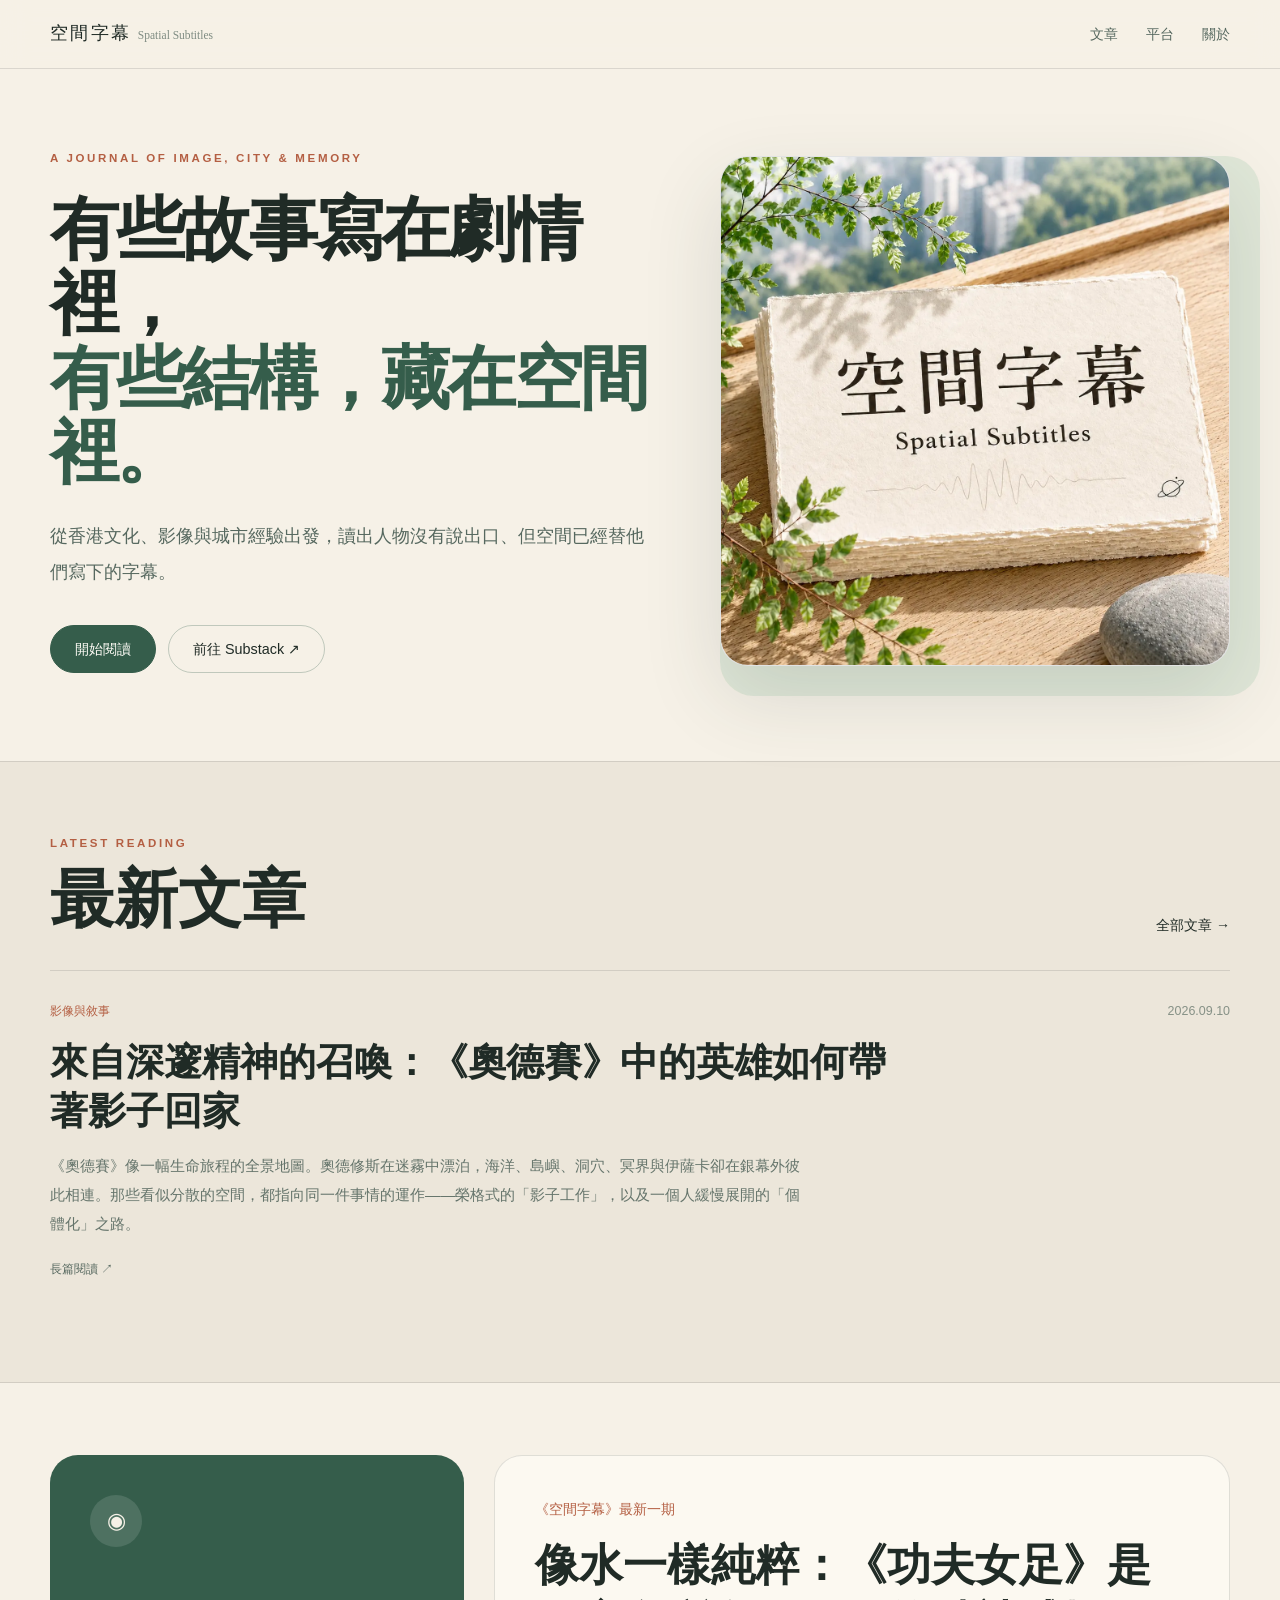
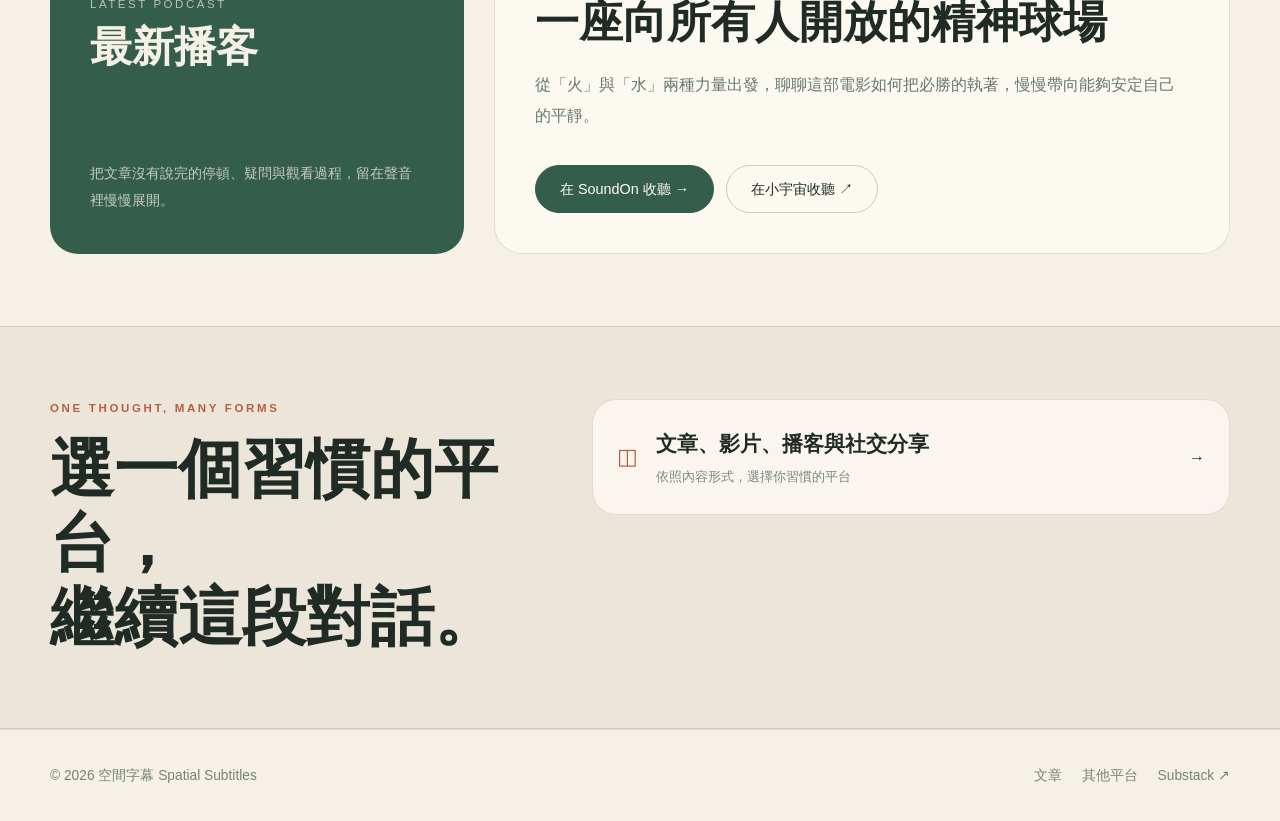
<file: index.html>
<!doctype html><html lang="zh-Hant"><head><meta charset="utf-8"><meta name="viewport" content="width=device-width,initial-scale=1"><title>空間字幕 Spatial Subtitles</title><meta name="description" content="從香港文化、影像與城市經驗出發，讀出空間裡沒有寫下的字幕。"><link rel="icon" href="favicon.svg" type="image/svg+xml"><link rel="stylesheet" href="styles.css"><link rel="canonical" href="https://spatialsubtitles.net/"></head><body><header class="site-header"><div class="wrap navbar"><a class="brand" href="">空間字幕 <small>Spatial Subtitles</small></a><nav class="nav" aria-label="主要導覽"><a href="articles/">文章</a><a href="platforms/">平台</a><a href="about/">關於</a></nav></div></header>
<main>
<section class="wrap hero"><div><p class="eyebrow">A JOURNAL OF IMAGE, CITY &amp; MEMORY</p><h1>有些故事寫在劇情裡，<br><span>有些結構，藏在空間裡。</span></h1><p class="lede">從香港文化、影像與城市經驗出發，讀出人物沒有說出口、但空間已經替他們寫下的字幕。</p><div class="actions"><a class="button primary" href="articles/">開始閱讀</a><a class="button" href="https://substack.com/@spatialsubtitles" target="_blank" rel="noopener noreferrer">前往 Substack ↗</a></div></div><div class="cover-frame"><img src="channel-cover.webp" width="1254" height="1254" alt="空間字幕 Spatial Subtitles 頻道圖：自然光下的手工紙、綠葉與香港城市遠景"></div></section>
<section class="band"><div class="wrap section"><div class="section-title"><div><p class="eyebrow">LATEST READING</p><h2>最新文章</h2></div><a class="more" href="articles/">全部文章 →</a></div><a class="article-card" href="articles/odyssey-shadow-home/"><div class="article-meta"><span>影像與敘事</span><time datetime="2026-09-10">2026.09.10</time></div><h3>來自深邃精神的召喚：《奧德賽》中的英雄如何帶著影子回家</h3><p>《奧德賽》像一幅生命旅程的全景地圖。奧德修斯在迷霧中漂泊，海洋、島嶼、洞穴、冥界與伊薩卡卻在銀幕外彼此相連。那些看似分散的空間，都指向同一件事情的運作——榮格式的「影子工作」，以及一個人緩慢展開的「個體化」之路。</p><div class="read-time">長篇閱讀 ↗</div></a></div></section>
<section class="wrap section"><div class="podcast-grid"><div class="podcast-label"><div><div class="icon-disc">◉</div><small>LATEST PODCAST</small><h2>最新播客</h2></div><p>把文章沒有說完的停頓、疑問與觀看過程，留在聲音裡慢慢展開。</p></div><div class="podcast-detail"><p class="kicker">《空間字幕》最新一期</p><h3>像水一樣純粹：《功夫女足》是一座向所有人開放的精神球場</h3><p>從「火」與「水」兩種力量出發，聊聊這部電影如何把必勝的執著，慢慢帶向能夠安定自己的平靜。</p><div class="actions"><a class="button primary" href="https://player.soundon.fm/p/375a9a03-9efe-47f9-947b-29d5a582baf4" target="_blank" rel="noopener noreferrer">在 SoundOn 收聽 →</a><a class="button" href="https://namecard.xiaoyuzhoufm.com/bghwg" target="_blank" rel="noopener noreferrer">在小宇宙收聽 ↗</a></div></div></div></section>
<section class="band"><div class="wrap section conversation"><div><p class="eyebrow">ONE THOUGHT, MANY FORMS</p><h2>選一個習慣的平台，<br>繼續這段對話。</h2></div><a class="platform-card" href="platforms/"><span class="symbol">◫</span><div><h3>文章、影片、播客與社交分享</h3><p>依照內容形式，選擇你習慣的平台</p></div><span class="arrow">→</span></a></div></section>
</main><footer class="site-footer"><div class="wrap footer-inner"><span>© 2026 空間字幕 Spatial Subtitles</span><div class="footer-links"><a href="articles/">文章</a><a href="platforms/">其他平台</a><a href="https://substack.com/@spatialsubtitles" target="_blank" rel="noopener noreferrer">Substack ↗</a></div></div></footer></body></html>
</file>
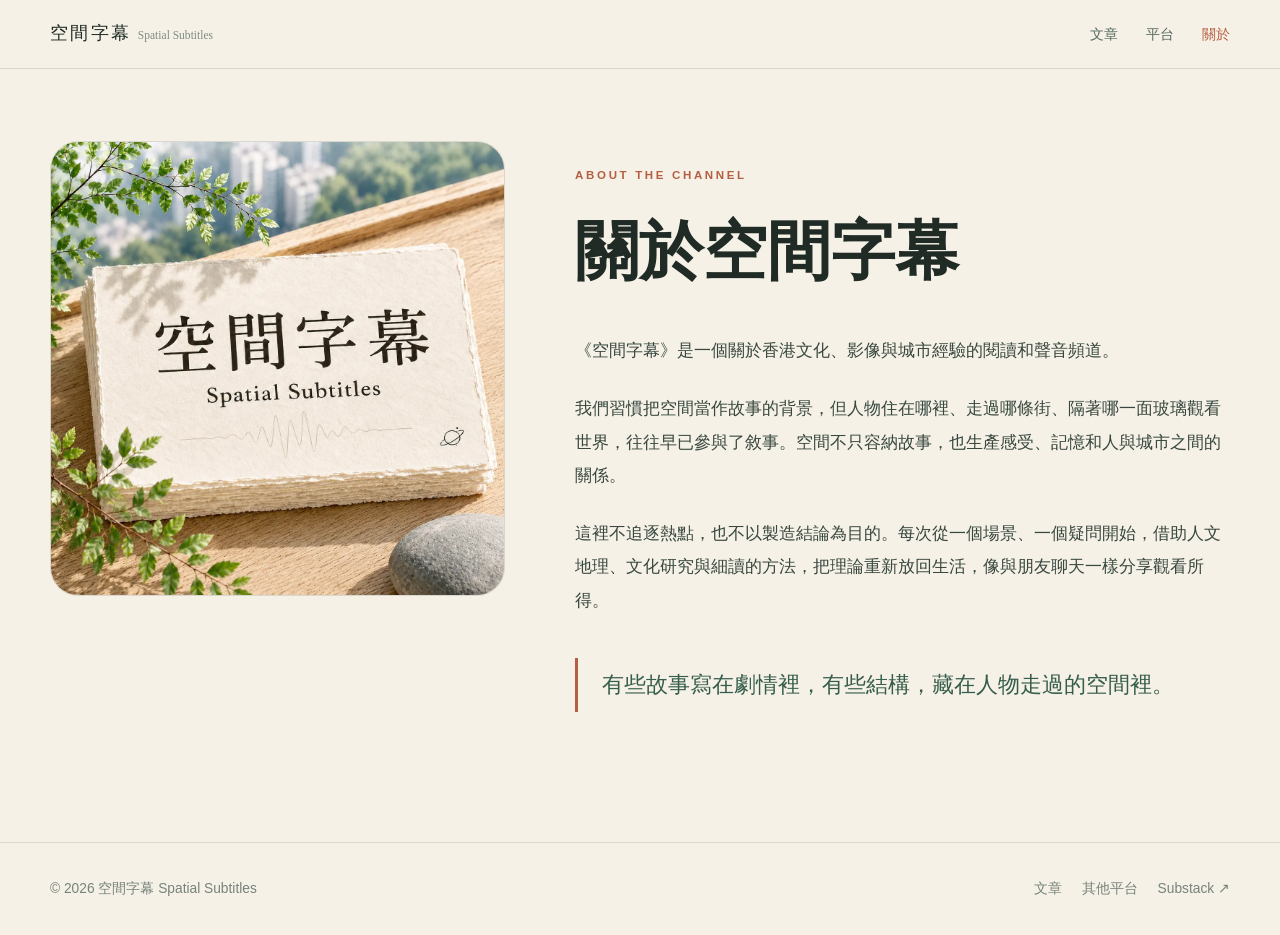
<file: about/index.html>
<!doctype html><html lang="zh-Hant"><head><meta charset="utf-8"><meta name="viewport" content="width=device-width,initial-scale=1"><title>關於｜空間字幕 Spatial Subtitles</title><meta name="description" content="《空間字幕》是一個關於香港文化、影像與城市經驗的閱讀和聲音頻道。"><link rel="icon" href="../favicon.svg" type="image/svg+xml"><link rel="stylesheet" href="../styles.css"><link rel="canonical" href="https://spatialsubtitles.net/about/"></head><body><header class="site-header"><div class="wrap navbar"><a class="brand" href="../">空間字幕 <small>Spatial Subtitles</small></a><nav class="nav" aria-label="主要導覽"><a href="../articles/">文章</a><a href="../platforms/">平台</a><a class="active" href="../about/">關於</a></nav></div></header>
<main class="wrap"><section class="about-grid"><div><img src="../channel-cover.webp" width="1254" height="1254" alt="空間字幕頻道圖"></div><div class="about-copy"><p class="eyebrow">ABOUT THE CHANNEL</p><h1>關於空間字幕</h1><div class="prose"><p>《空間字幕》是一個關於香港文化、影像與城市經驗的閱讀和聲音頻道。</p><p>我們習慣把空間當作故事的背景，但人物住在哪裡、走過哪條街、隔著哪一面玻璃觀看世界，往往早已參與了敘事。空間不只容納故事，也生產感受、記憶和人與城市之間的關係。</p><p>這裡不追逐熱點，也不以製造結論為目的。每次從一個場景、一個疑問開始，借助人文地理、文化研究與細讀的方法，把理論重新放回生活，像與朋友聊天一樣分享觀看所得。</p><blockquote>有些故事寫在劇情裡，有些結構，藏在人物走過的空間裡。</blockquote></div></div></section></main><footer class="site-footer"><div class="wrap footer-inner"><span>© 2026 空間字幕 Spatial Subtitles</span><div class="footer-links"><a href="../articles/">文章</a><a href="../platforms/">其他平台</a><a href="https://substack.com/@spatialsubtitles" target="_blank" rel="noopener noreferrer">Substack ↗</a></div></div></footer></body></html>
</file>
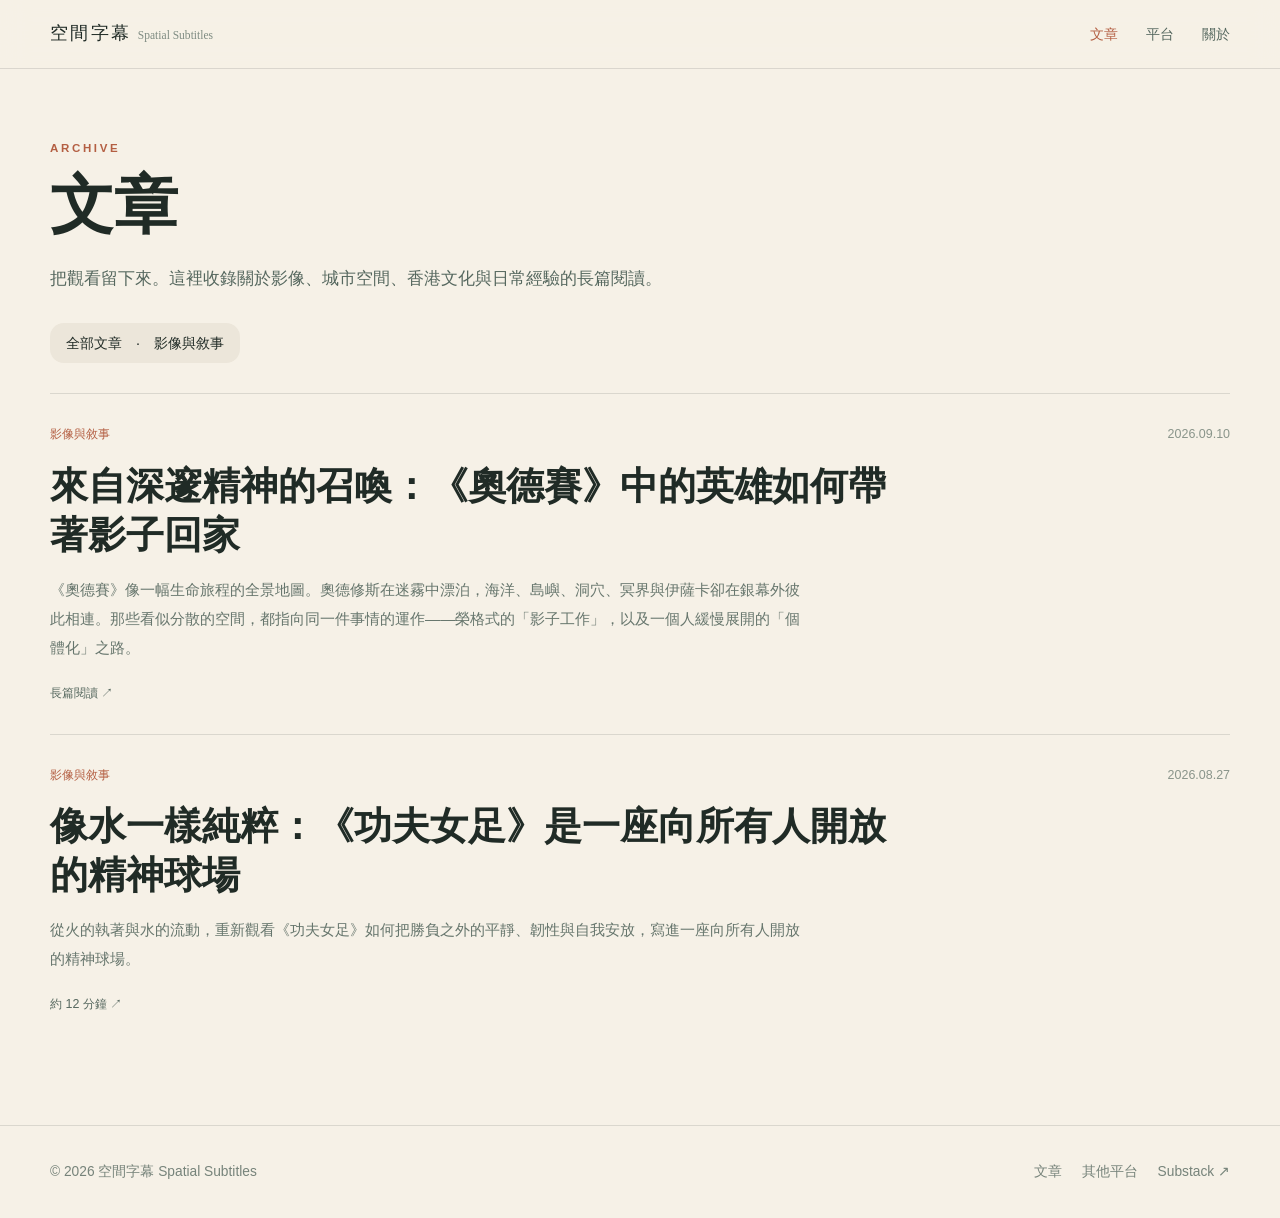
<file: articles/index.html>
<!doctype html><html lang="zh-Hant"><head><meta charset="utf-8"><meta name="viewport" content="width=device-width,initial-scale=1"><title>文章｜空間字幕 Spatial Subtitles</title><meta name="description" content="收錄關於影像、城市空間、香港文化與日常經驗的閱讀。"><link rel="icon" href="../favicon.svg" type="image/svg+xml"><link rel="stylesheet" href="../styles.css"><link rel="canonical" href="https://spatialsubtitles.net/articles/"></head><body><header class="site-header"><div class="wrap navbar"><a class="brand" href="../">空間字幕 <small>Spatial Subtitles</small></a><nav class="nav" aria-label="主要導覽"><a class="active" href="../articles/">文章</a><a href="../platforms/">平台</a><a href="../about/">關於</a></nav></div></header>
<main class="wrap"><header class="page-head"><p class="eyebrow">ARCHIVE</p><h1>文章</h1><p>把觀看留下來。這裡收錄關於影像、城市空間、香港文化與日常經驗的長篇閱讀。</p><div class="filter">全部文章　·　影像與敘事</div></header><section class="archive"><a class="article-card" href="odyssey-shadow-home/"><div class="article-meta"><span>影像與敘事</span><time datetime="2026-09-10">2026.09.10</time></div><h3>來自深邃精神的召喚：《奧德賽》中的英雄如何帶著影子回家</h3><p>《奧德賽》像一幅生命旅程的全景地圖。奧德修斯在迷霧中漂泊，海洋、島嶼、洞穴、冥界與伊薩卡卻在銀幕外彼此相連。那些看似分散的空間，都指向同一件事情的運作——榮格式的「影子工作」，以及一個人緩慢展開的「個體化」之路。</p><div class="read-time">長篇閱讀 ↗</div></a><a class="article-card" href="kung-fu-women-soccer/"><div class="article-meta"><span>影像與敘事</span><time datetime="2026-08-27">2026.08.27</time></div><h3>像水一樣純粹：《功夫女足》是一座向所有人開放的精神球場</h3><p>從火的執著與水的流動，重新觀看《功夫女足》如何把勝負之外的平靜、韌性與自我安放，寫進一座向所有人開放的精神球場。</p><div class="read-time">約 12 分鐘 ↗</div></a></section></main><footer class="site-footer"><div class="wrap footer-inner"><span>© 2026 空間字幕 Spatial Subtitles</span><div class="footer-links"><a href="../articles/">文章</a><a href="../platforms/">其他平台</a><a href="https://substack.com/@spatialsubtitles" target="_blank" rel="noopener noreferrer">Substack ↗</a></div></div></footer></body></html>
</file>
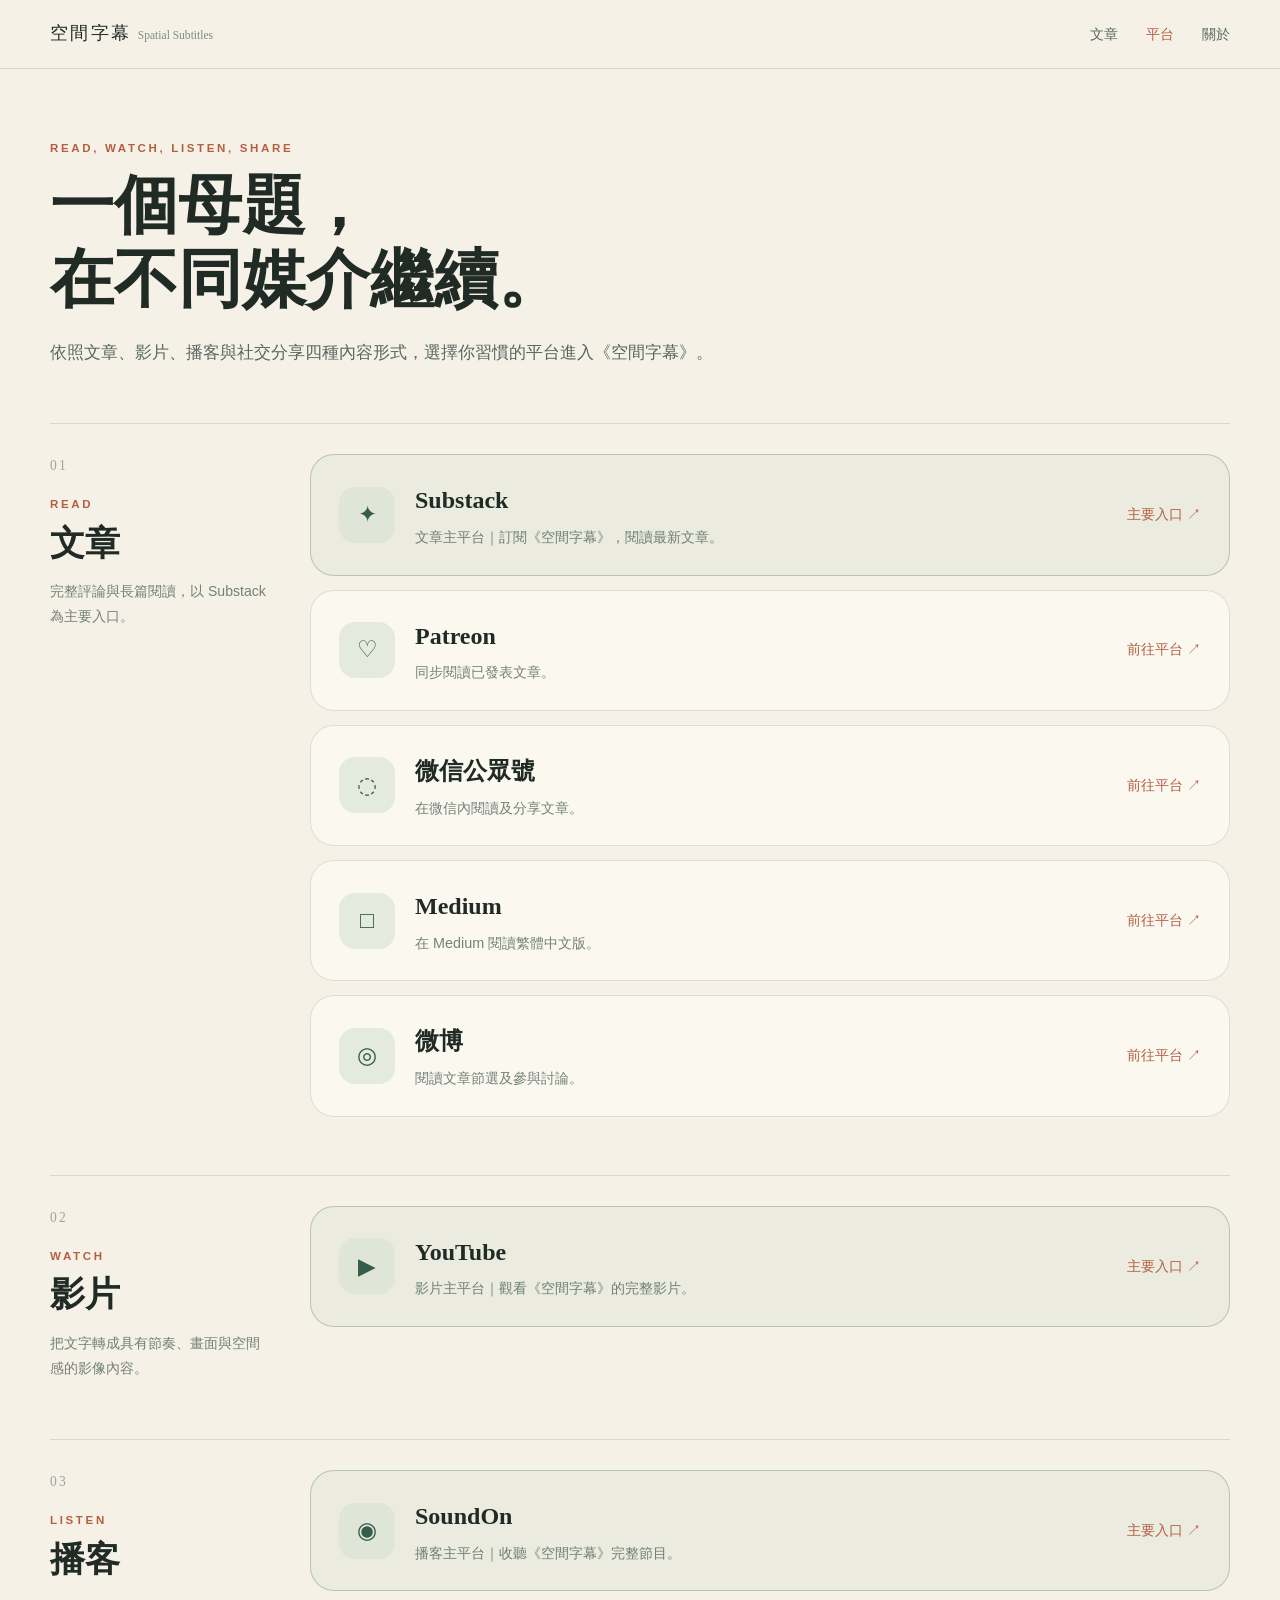
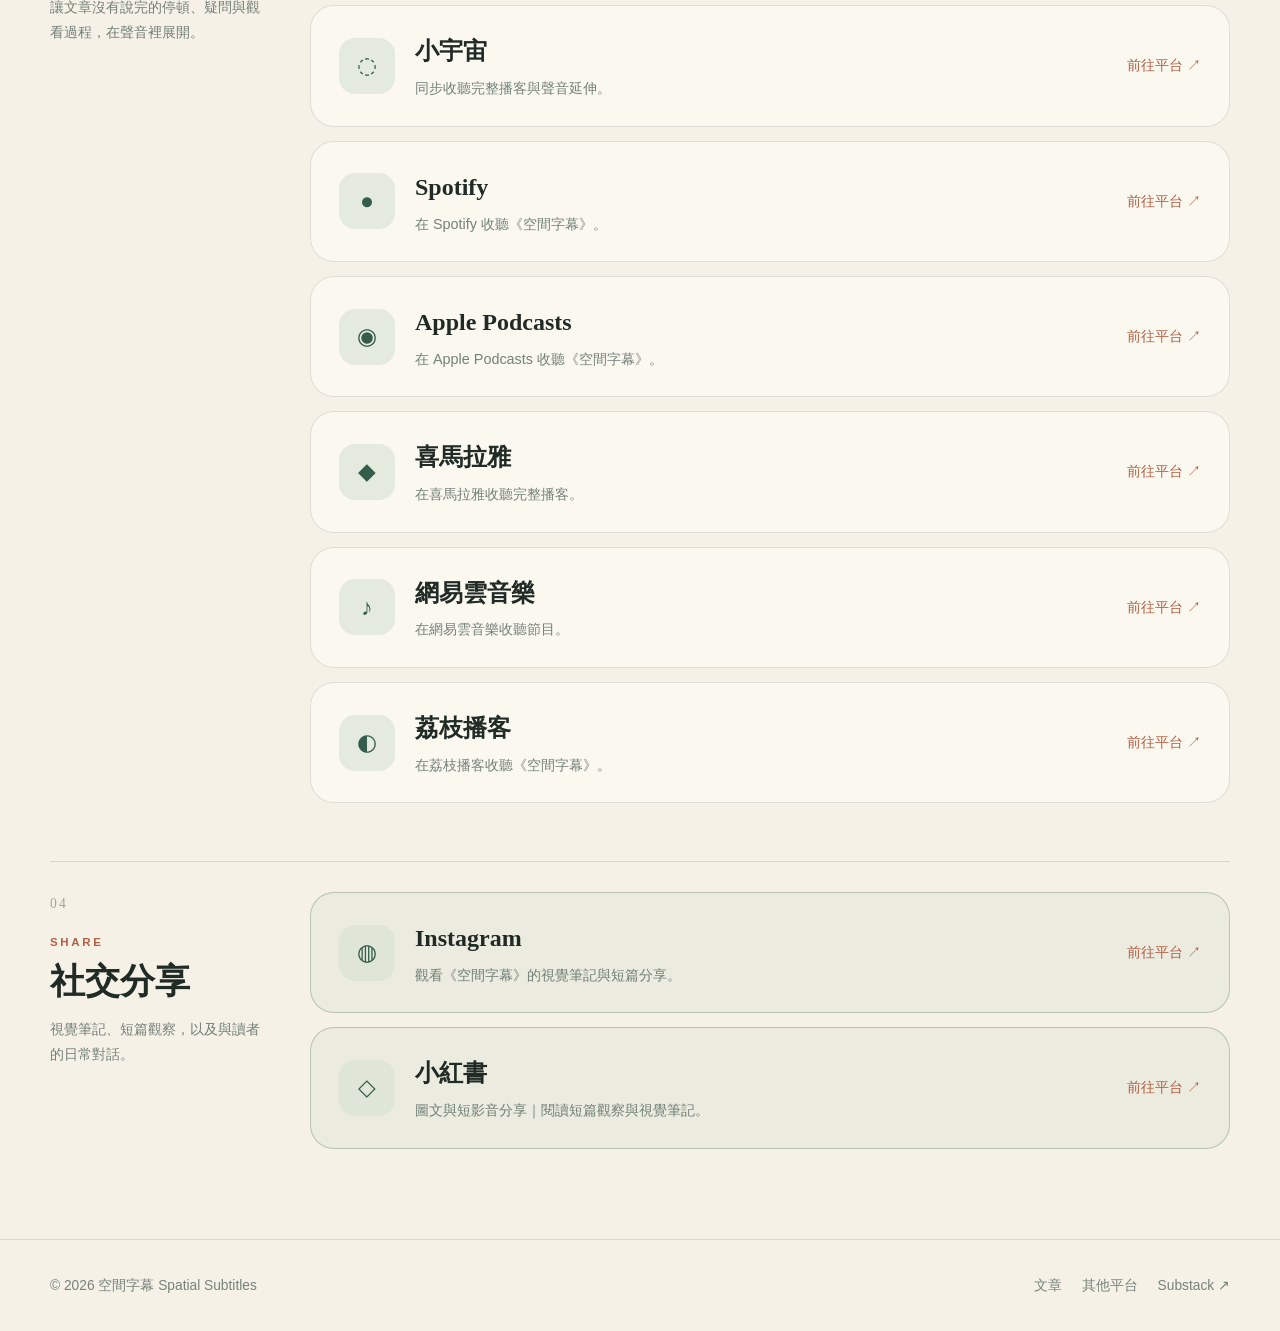
<file: platforms/index.html>
<!doctype html><html lang="zh-Hant"><head><meta charset="utf-8"><meta name="viewport" content="width=device-width,initial-scale=1"><title>平台｜空間字幕 Spatial Subtitles</title><meta name="description" content="依照文章、影片、播客與社交分享，選擇適合的平台進入《空間字幕》。"><link rel="icon" href="../favicon.svg" type="image/svg+xml"><link rel="stylesheet" href="../styles.css"><link rel="canonical" href="https://spatialsubtitles.net/platforms/"></head><body><header class="site-header"><div class="wrap navbar"><a class="brand" href="../">空間字幕 <small>Spatial Subtitles</small></a><nav class="nav" aria-label="主要導覽"><a href="../articles/">文章</a><a class="active" href="../platforms/">平台</a><a href="../about/">關於</a></nav></div></header>
<main class="wrap"><header class="page-head"><p class="eyebrow">READ, WATCH, LISTEN, SHARE</p><h1>一個母題，<br>在不同媒介繼續。</h1><p>依照文章、影片、播客與社交分享四種內容形式，選擇你習慣的平台進入《空間字幕》。</p></header>

<section class="platform-directory" aria-label="平台分類">
<section class="platform-category" aria-labelledby="category-reading"><header class="platform-category-head"><span class="category-number">01</span><p class="eyebrow">READ</p><h2 id="category-reading">文章</h2><p>完整評論與長篇閱讀，以 Substack 為主要入口。</p></header><div class="platform-list">
<a class="platform-entry primary-platform" href="https://substack.com/@spatialsubtitles" target="_blank" rel="noopener noreferrer"><span class="platform-icon">✦</span><div><h3>Substack</h3><p>文章主平台｜訂閱《空間字幕》，閱讀最新文章。</p></div><span class="platform-link">主要入口 ↗</span></a>
<a class="platform-entry" href="https://www.patreon.com/SpatialSubtitles/posts/lai-zi-shen-sui-169069452" target="_blank" rel="noopener noreferrer"><span class="platform-icon">♡</span><div><h3>Patreon</h3><p>同步閱讀已發表文章。</p></div><span class="platform-link">前往平台 ↗</span></a>
<a class="platform-entry" href="https://mp.weixin.qq.com/s?__biz=MzcxMDQyNzg0Ng==&amp;mid=2247483691&amp;idx=1&amp;sn=b52e1fca40297135eef35aa437b66876&amp;chksm=f5161482c2619d94b739a4f43033ac2738f06ef02611cb429f647f9605190de927d881d6194d&amp;scene=329#wechat_redirect" target="_blank" rel="noopener noreferrer"><span class="platform-icon">◌</span><div><h3>微信公眾號</h3><p>在微信內閱讀及分享文章。</p></div><span class="platform-link">前往平台 ↗</span></a>
<a class="platform-entry" href="https://medium.com/@spatialsubtitles/%E4%BE%86%E8%87%AA%E6%B7%B1%E9%82%83%E7%B2%BE%E7%A5%9E%E7%9A%84%E5%8F%AC%E5%96%9A-%E5%A5%A7%E5%BE%B7%E8%B3%BD-%E4%B8%AD%E7%9A%84%E8%8B%B1%E9%9B%84%E5%A6%82%E4%BD%95%E5%B8%B6%E8%91%97%E5%BD%B1%E5%AD%90%E5%9B%9E%E5%AE%B6-35697feea368" target="_blank" rel="noopener noreferrer"><span class="platform-icon">□</span><div><h3>Medium</h3><p>在 Medium 閱讀繁體中文版。</p></div><span class="platform-link">前往平台 ↗</span></a>
<a class="platform-entry" href="https://weibo.com/7710055056/RhtV7qloY" target="_blank" rel="noopener noreferrer"><span class="platform-icon">◎</span><div><h3>微博</h3><p>閱讀文章節選及參與討論。</p></div><span class="platform-link">前往平台 ↗</span></a>
</div></section>

<section class="platform-category" aria-labelledby="category-video"><header class="platform-category-head"><span class="category-number">02</span><p class="eyebrow">WATCH</p><h2 id="category-video">影片</h2><p>把文字轉成具有節奏、畫面與空間感的影像內容。</p></header><div class="platform-list">
<a class="platform-entry primary-platform" href="https://www.youtube.com/@SpatialSubtitles" target="_blank" rel="noopener noreferrer"><span class="platform-icon">▶</span><div><h3>YouTube</h3><p>影片主平台｜觀看《空間字幕》的完整影片。</p></div><span class="platform-link">主要入口 ↗</span></a>
</div></section>

<section class="platform-category" aria-labelledby="category-podcast"><header class="platform-category-head"><span class="category-number">03</span><p class="eyebrow">LISTEN</p><h2 id="category-podcast">播客</h2><p>讓文章沒有說完的停頓、疑問與觀看過程，在聲音裡展開。</p></header><div class="platform-list">
<a class="platform-entry primary-platform" href="https://player.soundon.fm/p/375a9a03-9efe-47f9-947b-29d5a582baf4" target="_blank" rel="noopener noreferrer"><span class="platform-icon">◉</span><div><h3>SoundOn</h3><p>播客主平台｜收聽《空間字幕》完整節目。</p></div><span class="platform-link">主要入口 ↗</span></a>
<a class="platform-entry" href="https://namecard.xiaoyuzhoufm.com/bghwg" target="_blank" rel="noopener noreferrer"><span class="platform-icon">◌</span><div><h3>小宇宙</h3><p>同步收聽完整播客與聲音延伸。</p></div><span class="platform-link">前往平台 ↗</span></a>
<a class="platform-entry" href="https://open.spotify.com/show/080aOu9CUa5H4r35trcOYg?si=06c58fc99b9f4d91" target="_blank" rel="noopener noreferrer"><span class="platform-icon">●</span><div><h3>Spotify</h3><p>在 Spotify 收聽《空間字幕》。</p></div><span class="platform-link">前往平台 ↗</span></a>
<a class="platform-entry" href="https://podcasts.apple.com/hk/podcast/%E7%A9%BA%E9%96%93%E5%AD%97%E5%B9%95-spatial-subtitles/id6808762170" target="_blank" rel="noopener noreferrer"><span class="platform-icon">◉</span><div><h3>Apple Podcasts</h3><p>在 Apple Podcasts 收聽《空間字幕》。</p></div><span class="platform-link">前往平台 ↗</span></a>
<a class="platform-entry" href="https://xima.tv/1_VAH61m?_sonic=0" target="_blank" rel="noopener noreferrer"><span class="platform-icon">◆</span><div><h3>喜馬拉雅</h3><p>在喜馬拉雅收聽完整播客。</p></div><span class="platform-link">前往平台 ↗</span></a>
<a class="platform-entry" href="https://music.163.com/#/djradio?id=1498011050" target="_blank" rel="noopener noreferrer"><span class="platform-icon">♪</span><div><h3>網易雲音樂</h3><p>在網易雲音樂收聽節目。</p></div><span class="platform-link">前往平台 ↗</span></a>
<a class="platform-entry" href="https://m.lizhi.fm/vod/user/5536723758867681836" target="_blank" rel="noopener noreferrer"><span class="platform-icon">◐</span><div><h3>荔枝播客</h3><p>在荔枝播客收聽《空間字幕》。</p></div><span class="platform-link">前往平台 ↗</span></a>
</div></section>

<section class="platform-category" aria-labelledby="category-social"><header class="platform-category-head"><span class="category-number">04</span><p class="eyebrow">SHARE</p><h2 id="category-social">社交分享</h2><p>視覺筆記、短篇觀察，以及與讀者的日常對話。</p></header><div class="platform-list">
<a class="platform-entry primary-platform" href="https://www.instagram.com/spatialsubtitles/" target="_blank" rel="noopener noreferrer"><span class="platform-icon">◍</span><div><h3>Instagram</h3><p>觀看《空間字幕》的視覺筆記與短篇分享。</p></div><span class="platform-link">前往平台 ↗</span></a>
<a class="platform-entry primary-platform" href="https://xhslink.cn/m/8CkWeEuHcX6" target="_blank" rel="noopener noreferrer"><span class="platform-icon">◇</span><div><h3>小紅書</h3><p>圖文與短影音分享｜閱讀短篇觀察與視覺筆記。</p></div><span class="platform-link">前往平台 ↗</span></a>
</div></section>
</section></main><footer class="site-footer"><div class="wrap footer-inner"><span>© 2026 空間字幕 Spatial Subtitles</span><div class="footer-links"><a href="../articles/">文章</a><a href="../platforms/">其他平台</a><a href="https://substack.com/@spatialsubtitles" target="_blank" rel="noopener noreferrer">Substack ↗</a></div></div></footer></body></html>
</file>
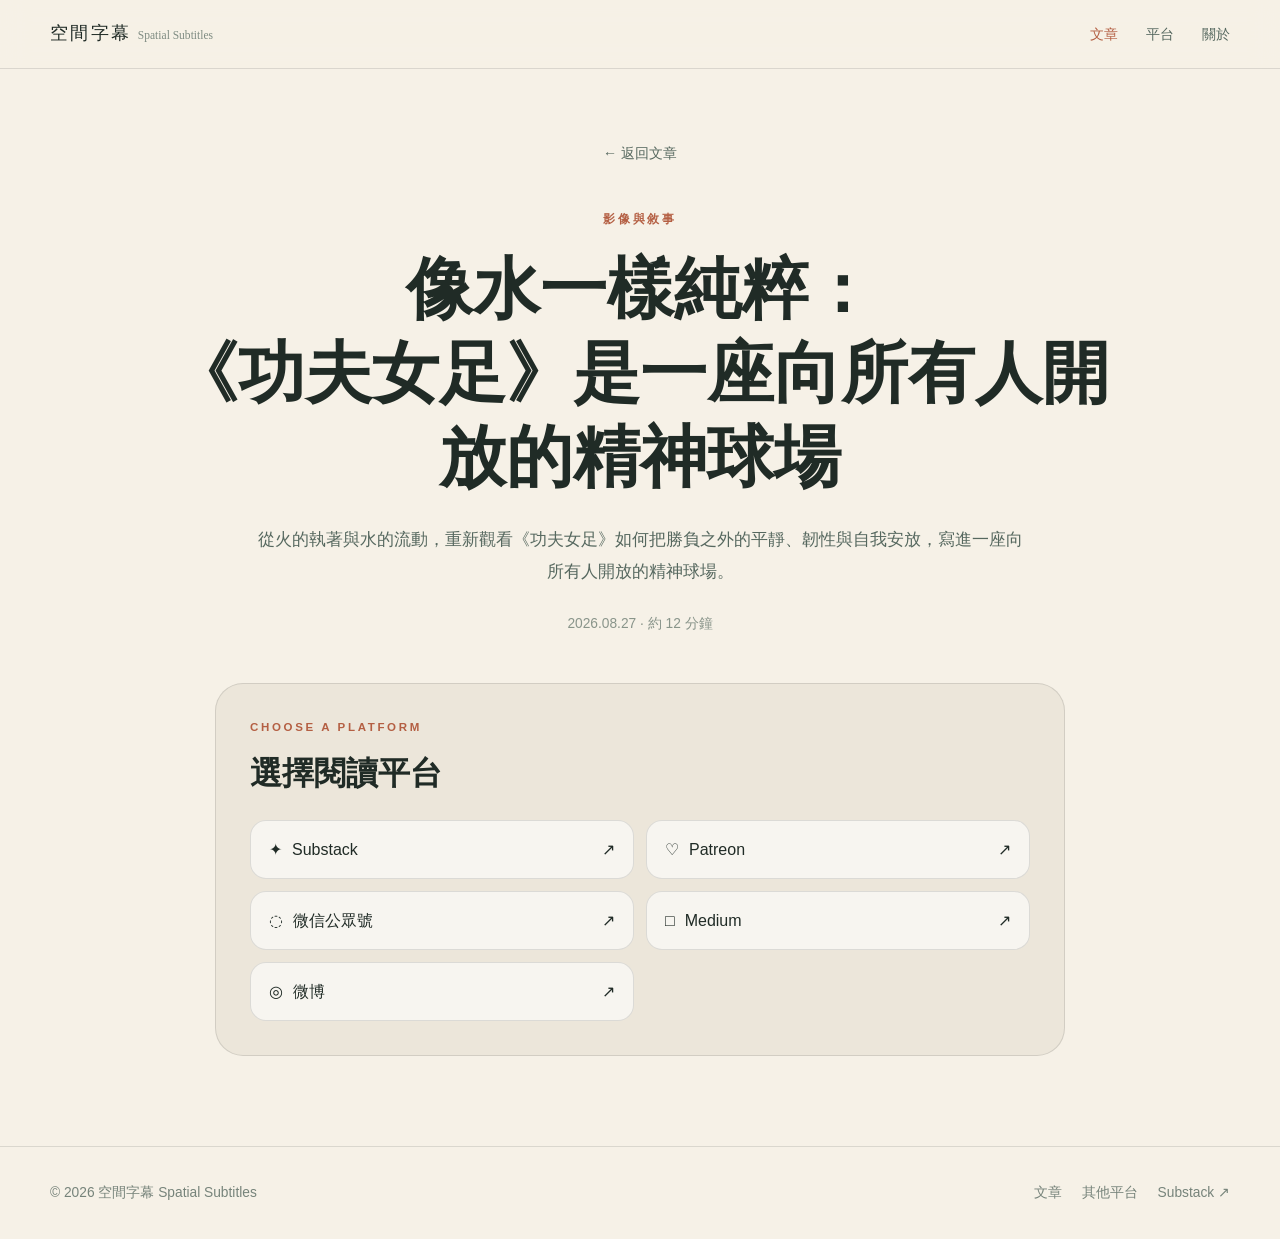
<file: articles/kung-fu-women-soccer/index.html>
<!doctype html><html lang="zh-Hant"><head><meta charset="utf-8"><meta name="viewport" content="width=device-width,initial-scale=1"><title>像水一樣純粹：《功夫女足》是一座向所有人開放的精神球場｜空間字幕</title><meta name="description" content="從火的執著與水的流動，重新觀看《功夫女足》。"><link rel="icon" href="../../favicon.svg" type="image/svg+xml"><link rel="stylesheet" href="../../styles.css"><link rel="canonical" href="https://spatialsubtitles.net/articles/kung-fu-women-soccer/"></head><body><header class="site-header"><div class="wrap navbar"><a class="brand" href="../../">空間字幕 <small>Spatial Subtitles</small></a><nav class="nav" aria-label="主要導覽"><a class="active" href="../../articles/">文章</a><a href="../../platforms/">平台</a><a href="../../about/">關於</a></nav></div></header>
<main><article><header class="article-head"><a class="back" href="../">← 返回文章</a><p class="eyebrow">影像與敘事</p><h1>像水一樣純粹：<br>《功夫女足》是一座向所有人開放的精神球場</h1><p class="summary">從火的執著與水的流動，重新觀看《功夫女足》如何把勝負之外的平靜、韌性與自我安放，寫進一座向所有人開放的精神球場。</p><div class="date">2026.08.27 · 約 12 分鐘</div></header><section class="read-box"><p class="eyebrow">CHOOSE A PLATFORM</p><h2>選擇閱讀平台</h2><div class="read-links">
<a class="read-link" href="https://substack.com/@spatialsubtitles/note/p-213033572?r=7kvwip&amp;utm_source=notes-share-action&amp;utm_medium=web" target="_blank" rel="noopener noreferrer"><span>✦</span><span>Substack</span><span>↗</span></a>
<a class="read-link" href="https://www.patreon.com/SpatialSubtitles/posts/xiang-shui-yi-fu-168187724?utm_medium=clipboard_copy&amp;utm_source=copyLink&amp;utm_campaign=postshare_creator&amp;utm_content=join_link" target="_blank" rel="noopener noreferrer"><span>♡</span><span>Patreon</span><span>↗</span></a>
<a class="read-link" href="https://mp.weixin.qq.com/s/0gTrjZBOBA4bu9fHchB9Jg" target="_blank" rel="noopener noreferrer"><span>◌</span><span>微信公眾號</span><span>↗</span></a>
<a class="read-link" href="https://medium.com/@spatialsubtitles/%E5%83%8F%E6%B0%B4%E4%B8%80%E6%A8%A3%E7%B4%94%E7%B2%B9-%E5%8A%9F%E5%A4%AB%E5%A5%B3%E8%B6%B3-%E6%98%AF%E4%B8%80%E5%BA%A7%E5%90%91%E6%89%80%E6%9C%89%E4%BA%BA%E9%96%8B%E6%94%BE%E7%9A%84%E7%B2%BE%E7%A5%9E%E7%90%83%E5%A0%B4-cccaa7b2e955?sharedUserId=spatialsubtitles" target="_blank" rel="noopener noreferrer"><span>□</span><span>Medium</span><span>↗</span></a>
<a class="read-link" href="https://weibo.com/7710055056/RfvHVFpdH" target="_blank" rel="noopener noreferrer"><span>◎</span><span>微博</span><span>↗</span></a>
</div></section></article></main><footer class="site-footer"><div class="wrap footer-inner"><span>© 2026 空間字幕 Spatial Subtitles</span><div class="footer-links"><a href="../../articles/">文章</a><a href="../../platforms/">其他平台</a><a href="https://substack.com/@spatialsubtitles" target="_blank" rel="noopener noreferrer">Substack ↗</a></div></div></footer></body></html>
</file>
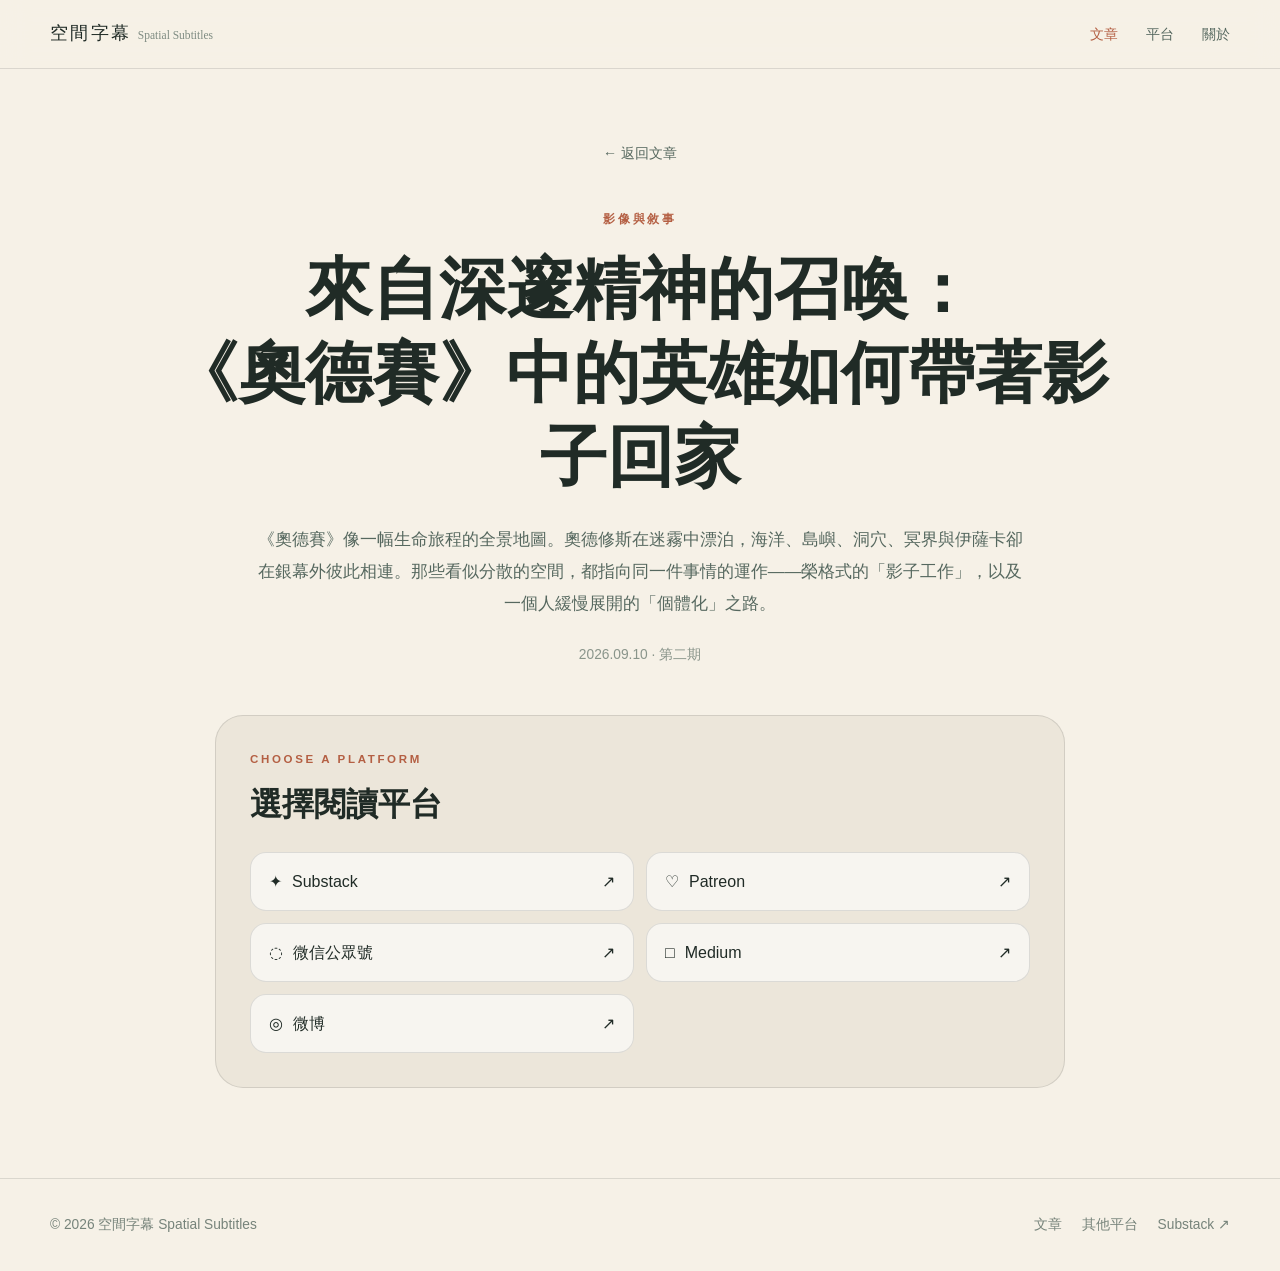
<file: articles/odyssey-shadow-home/index.html>
<!doctype html><html lang="zh-Hant"><head><meta charset="utf-8"><meta name="viewport" content="width=device-width,initial-scale=1"><title>來自深邃精神的召喚：《奧德賽》中的英雄如何帶著影子回家｜空間字幕</title><meta name="description" content="《奧德賽》像一幅生命旅程的全景地圖。那些看似分散的空間，都指向榮格式的影子工作，以及一個人緩慢展開的個體化之路。"><link rel="icon" href="../../favicon.svg" type="image/svg+xml"><link rel="stylesheet" href="../../styles.css"><link rel="canonical" href="https://spatialsubtitles.net/articles/odyssey-shadow-home/"></head><body><header class="site-header"><div class="wrap navbar"><a class="brand" href="../../">空間字幕 <small>Spatial Subtitles</small></a><nav class="nav" aria-label="主要導覽"><a class="active" href="../../articles/">文章</a><a href="../../platforms/">平台</a><a href="../../about/">關於</a></nav></div></header>
<main><article><header class="article-head"><a class="back" href="../">← 返回文章</a><p class="eyebrow">影像與敘事</p><h1>來自深邃精神的召喚：<br>《奧德賽》中的英雄如何帶著影子回家</h1><p class="summary">《奧德賽》像一幅生命旅程的全景地圖。奧德修斯在迷霧中漂泊，海洋、島嶼、洞穴、冥界與伊薩卡卻在銀幕外彼此相連。那些看似分散的空間，都指向同一件事情的運作——榮格式的「影子工作」，以及一個人緩慢展開的「個體化」之路。</p><div class="date">2026.09.10 · 第二期</div></header><section class="read-box"><p class="eyebrow">CHOOSE A PLATFORM</p><h2>選擇閱讀平台</h2><div class="read-links">
<a class="read-link" href="https://spatialsubtitles.substack.com/p/cd2?r=7kvwip&amp;utm_campaign=post&amp;utm_medium=web&amp;showWelcomeOnShare=true" target="_blank" rel="noopener noreferrer"><span>✦</span><span>Substack</span><span>↗</span></a>
<a class="read-link" href="https://www.patreon.com/SpatialSubtitles/posts/lai-zi-shen-sui-169069452" target="_blank" rel="noopener noreferrer"><span>♡</span><span>Patreon</span><span>↗</span></a>
<a class="read-link" href="https://mp.weixin.qq.com/s?__biz=MzcxMDQyNzg0Ng==&amp;mid=2247483691&amp;idx=1&amp;sn=b52e1fca40297135eef35aa437b66876&amp;chksm=f5161482c2619d94b739a4f43033ac2738f06ef02611cb429f647f9605190de927d881d6194d&amp;scene=329#wechat_redirect" target="_blank" rel="noopener noreferrer"><span>◌</span><span>微信公眾號</span><span>↗</span></a>
<a class="read-link" href="https://medium.com/@spatialsubtitles/%E4%BE%86%E8%87%AA%E6%B7%B1%E9%82%83%E7%B2%BE%E7%A5%9E%E7%9A%84%E5%8F%AC%E5%96%9A-%E5%A5%A7%E5%BE%B7%E8%B3%BD-%E4%B8%AD%E7%9A%84%E8%8B%B1%E9%9B%84%E5%A6%82%E4%BD%95%E5%B8%B6%E8%91%97%E5%BD%B1%E5%AD%90%E5%9B%9E%E5%AE%B6-35697feea368" target="_blank" rel="noopener noreferrer"><span>□</span><span>Medium</span><span>↗</span></a>
<a class="read-link" href="https://weibo.com/7710055056/RhtV7qloY" target="_blank" rel="noopener noreferrer"><span>◎</span><span>微博</span><span>↗</span></a>
</div></section></article></main><footer class="site-footer"><div class="wrap footer-inner"><span>© 2026 空間字幕 Spatial Subtitles</span><div class="footer-links"><a href="../../articles/">文章</a><a href="../../platforms/">其他平台</a><a href="https://substack.com/@spatialsubtitles" target="_blank" rel="noopener noreferrer">Substack ↗</a></div></div></footer></body></html>
</file>
<file: styles.css>
:root{
  --paper:#f6f1e7;--cream:#ece6da;--ink:#202b26;--forest:#355d4b;
  --moss:#56685f;--clay:#b45f43;--sage:#d9e3d3;--white:#fffdf7;
  --line:rgba(32,43,38,.13);--shadow:0 30px 80px rgba(42,66,55,.14)
}
*{box-sizing:border-box}
html{scroll-behavior:smooth}
body{margin:0;background:var(--paper);color:var(--ink);font-family:"Noto Sans TC","PingFang TC","Microsoft JhengHei",sans-serif;font-size:16px;line-height:1.7}
a{color:inherit;text-decoration:none}
img{display:block;max-width:100%;height:auto}
.serif,h1,h2,h3{font-family:"Noto Serif TC","Songti TC","PMingLiU",serif}
.wrap{width:min(1180px,calc(100% - 40px));margin-inline:auto}
.site-header{position:sticky;top:0;z-index:20;border-bottom:1px solid var(--line);background:rgba(246,241,231,.92);backdrop-filter:blur(14px)}
.navbar{display:flex;align-items:center;justify-content:space-between;min-height:68px}
.brand{font-family:"Noto Serif TC","Songti TC","PMingLiU",serif;font-size:1.1rem;letter-spacing:.13em}
.brand small{font-family:inherit;font-size:.72rem;letter-spacing:0;color:rgba(86,104,95,.75)}
.nav{display:flex;gap:28px;font-size:.9rem;color:var(--moss)}
.nav a:hover,.nav a:focus-visible,.nav .active{color:var(--clay)}
a:focus-visible{outline:3px solid rgba(180,95,67,.35);outline-offset:4px;border-radius:5px}
.eyebrow{margin:0;color:var(--clay);font-size:.72rem;font-weight:700;letter-spacing:.23em}
.hero{display:grid;grid-template-columns:1.08fr .92fr;gap:72px;align-items:center;padding-block:80px 88px}
.hero h1{margin:24px 0 0;font-size:clamp(3rem,5.4vw,5.2rem);line-height:1.08;letter-spacing:-.04em;font-weight:600}
.hero h1 span{color:var(--forest)}
.lede{max-width:610px;margin:28px 0 0;color:var(--moss);font-size:1.12rem;line-height:2}
.actions{display:flex;flex-wrap:wrap;gap:12px;margin-top:34px}
.button{display:inline-flex;align-items:center;justify-content:center;min-height:48px;padding:10px 24px;border:1px solid rgba(53,93,75,.28);border-radius:999px;font-size:.9rem;transition:transform .2s,background .2s}
.button:hover{transform:translateY(-2px)}
.button.primary{background:var(--forest);color:var(--white);border-color:var(--forest)}
.cover-frame{position:relative}
.cover-frame:before{content:"";position:absolute;inset:-15px;transform:translate(15px,15px);border-radius:34px;background:rgba(217,227,211,.72)}
.cover-frame img{position:relative;width:100%;border:1px solid var(--line);border-radius:28px;background:#fff;box-shadow:var(--shadow)}
.band{border-block:1px solid var(--line);background:var(--cream)}
.section{padding-block:72px}
.section-title{display:flex;align-items:end;justify-content:space-between;gap:24px;margin-bottom:32px}
.section h2,.page-head h1{margin:10px 0 0;font-size:clamp(2.5rem,5vw,4rem);line-height:1.16;font-weight:600}
.more{font-size:.88rem}
.article-card{display:block;border-top:1px solid var(--line);padding:30px 0}
.article-meta{display:flex;justify-content:space-between;gap:16px;color:var(--clay);font-size:.78rem}
.article-meta time{color:rgba(86,104,95,.68)}
.article-card h3{max-width:860px;margin:16px 0 0;font-size:clamp(1.8rem,3vw,2.55rem);line-height:1.28;font-weight:600}
.article-card p{max-width:760px;margin:16px 0 0;color:rgba(86,104,95,.9);font-size:.95rem;line-height:1.9}
.read-time{margin-top:20px;color:var(--moss);font-size:.78rem}
.article-card:hover h3{color:var(--forest)}
.podcast-grid{display:grid;grid-template-columns:.72fr 1.28fr;gap:30px}
.podcast-label,.podcast-detail{border-radius:28px;padding:40px}
.podcast-label{display:flex;flex-direction:column;justify-content:space-between;min-height:330px;background:var(--forest);color:var(--paper)}
.icon-disc{display:grid;place-items:center;width:52px;height:52px;border-radius:50%;background:rgba(255,255,255,.12);font-size:1.4rem}
.podcast-label small{display:block;margin-top:48px;color:rgba(246,241,231,.68);font-size:.72rem;letter-spacing:.22em}
.podcast-label h2{margin:8px 0 0;font-size:2.6rem}
.podcast-label p{margin:28px 0 0;color:rgba(246,241,231,.75);font-size:.9rem;line-height:1.9}
.podcast-detail{border:1px solid var(--line);background:rgba(255,253,247,.62)}
.podcast-detail .kicker{margin:0;color:var(--clay);font-size:.9rem}
.podcast-detail h3{max-width:760px;margin:14px 0 0;font-size:clamp(2rem,3.4vw,2.8rem);line-height:1.3}
.podcast-detail p{max-width:710px;margin:20px 0 0;color:rgba(86,104,95,.9);line-height:1.9}
.conversation{display:grid;grid-template-columns:.85fr 1.15fr;gap:70px;align-items:start}
.conversation h2{margin-top:14px}
.platform-card{display:flex;align-items:center;gap:18px;min-height:116px;padding:24px;border:1px solid var(--line);border-radius:24px;background:rgba(255,253,247,.72);transition:transform .2s,background .2s}
.platform-card:hover{transform:translateY(-2px);background:var(--white)}
.platform-card .symbol{color:var(--clay);font-size:1.4rem}
.platform-card h3{margin:0;font-size:1.3rem}
.platform-card p{margin:5px 0 0;color:rgba(86,104,95,.78);font-size:.82rem}
.arrow{margin-left:auto}
.page-head{padding-block:70px 30px}
.page-head p:not(.eyebrow){max-width:720px;margin:20px 0 0;color:var(--moss);font-size:1.06rem;line-height:1.9}
.filter{display:inline-flex;margin-top:28px;padding:8px 16px;border-radius:14px;background:var(--cream);font-size:.9rem}
.archive{padding-bottom:80px}
.platform-directory{display:grid;gap:58px;padding:24px 0 90px}
.platform-category{display:grid;grid-template-columns:220px 1fr;gap:40px;align-items:start;padding-top:30px;border-top:1px solid var(--line)}
.platform-category-head{position:sticky;top:96px}
.category-number{display:block;margin-bottom:18px;color:rgba(86,104,95,.55);font-family:"Noto Serif TC","Songti TC","PMingLiU",serif;font-size:.85rem;letter-spacing:.16em}
.platform-category-head h2{margin:8px 0 0;font-size:2.2rem;line-height:1.2}
.platform-category-head>p:last-child{margin:14px 0 0;color:rgba(86,104,95,.82);font-size:.88rem;line-height:1.8}
.platform-list{display:grid;gap:14px}
.platform-entry{display:flex;align-items:center;gap:20px;padding:25px 28px;border:1px solid var(--line);border-radius:24px;background:rgba(255,253,247,.6);transition:background .2s,transform .2s}
a.platform-entry:hover{background:var(--white);transform:translateY(-2px)}
.platform-icon{display:grid;place-items:center;width:56px;height:56px;flex:0 0 56px;border-radius:16px;background:rgba(217,227,211,.62);color:var(--forest);font-size:1.45rem}
.platform-entry h2,.platform-entry h3{margin:0;font-size:1.5rem}
.platform-entry.primary-platform{border-color:rgba(53,93,75,.28);background:rgba(217,227,211,.38)}
.platform-entry.pending{cursor:default;opacity:.7}
.platform-entry.pending .platform-link{color:var(--moss)}
.platform-entry p{margin:4px 0 0;color:rgba(86,104,95,.82);font-size:.9rem}
.platform-link{margin-left:auto;color:var(--clay);font-size:.86rem;white-space:nowrap}
.about-grid{display:grid;grid-template-columns:.82fr 1.18fr;gap:70px;align-items:start;padding-block:72px 90px}
.about-grid img{border:1px solid var(--line);border-radius:28px}
.about-copy{padding-top:25px}
.about-copy h1{margin:12px 0 28px;font-size:clamp(2.8rem,5vw,4rem)}
.prose{color:#38483f;font-size:1.05rem;line-height:2}
.prose p{margin:0 0 24px}
.prose blockquote{margin:40px 0;border-left:3px solid var(--clay);padding:8px 0 8px 24px;color:var(--forest);font-family:"Noto Serif TC","Songti TC","PMingLiU",serif;font-size:1.38rem;line-height:1.75}
.article-head{max-width:980px;margin:auto;padding:70px 20px 48px;text-align:center}
.back{display:inline-block;color:var(--moss);font-size:.88rem}
.article-head .eyebrow{margin-top:44px}
.article-head h1{margin:18px 0 0;font-size:clamp(2.5rem,5.5vw,4.2rem);line-height:1.25}
.article-head .summary{max-width:780px;margin:24px auto 0;color:var(--moss);font-size:1.05rem;line-height:1.9}
.article-head .date{margin-top:24px;color:rgba(86,104,95,.68);font-size:.86rem}
.read-box{max-width:850px;margin:0 auto 90px;padding:34px;border:1px solid var(--line);border-radius:28px;background:var(--cream)}
.read-box h2{margin:8px 0 20px;font-size:2rem}
.read-links{display:grid;grid-template-columns:1fr 1fr;gap:12px}
.read-link{display:flex;align-items:center;gap:10px;padding:15px 18px;border:1px solid var(--line);border-radius:16px;background:rgba(255,255,255,.6)}
.read-link:hover{background:#fff}
.read-link span:last-child{margin-left:auto}
.site-footer{border-top:1px solid var(--line)}
.footer-inner{display:flex;justify-content:space-between;gap:24px;padding-block:34px;color:rgba(86,104,95,.8);font-size:.86rem}
.footer-links{display:flex;flex-wrap:wrap;gap:20px}
@media(max-width:800px){
  .wrap{width:min(100% - 32px,1180px)}
  .brand small{display:none}.nav{gap:16px}
  .hero{grid-template-columns:1fr;gap:44px;padding-block:50px 66px}
  .hero h1{font-size:clamp(2.7rem,12vw,4rem)}
  .podcast-grid,.conversation,.about-grid{grid-template-columns:1fr;gap:28px}
  .podcast-label{min-height:260px}.podcast-label,.podcast-detail{padding:28px}
  .conversation{gap:30px}.section{padding-block:56px}
  .about-grid{padding-block:48px 70px}.about-copy{padding-top:0}
  .platform-category{grid-template-columns:1fr;gap:20px}.platform-category-head{position:static}
  .platform-entry{align-items:flex-start;padding:20px}
  .platform-link{font-size:0}.platform-link:after{content:"↗";font-size:1rem}
}
@media(max-width:520px){
  .navbar{min-height:62px}.brand{font-size:1rem;letter-spacing:.08em}.nav{gap:13px;font-size:.84rem}
  .hero{padding-top:38px}.hero h1 br{display:none}.lede{font-size:1rem}
  .cover-frame:before{inset:-8px;transform:translate(8px,8px)}
  .section-title{align-items:flex-start}.more{display:none}
  .podcast-label h2{font-size:2.2rem}
  .read-links{grid-template-columns:1fr}.read-box{margin-inline:16px;padding:24px}
  .platform-entry{gap:14px}.platform-icon{width:46px;height:46px;flex-basis:46px}
  .platform-entry h2,.platform-entry h3{font-size:1.3rem}.platform-entry p{font-size:.82rem}
  .footer-inner{flex-direction:column}
}
</file>
